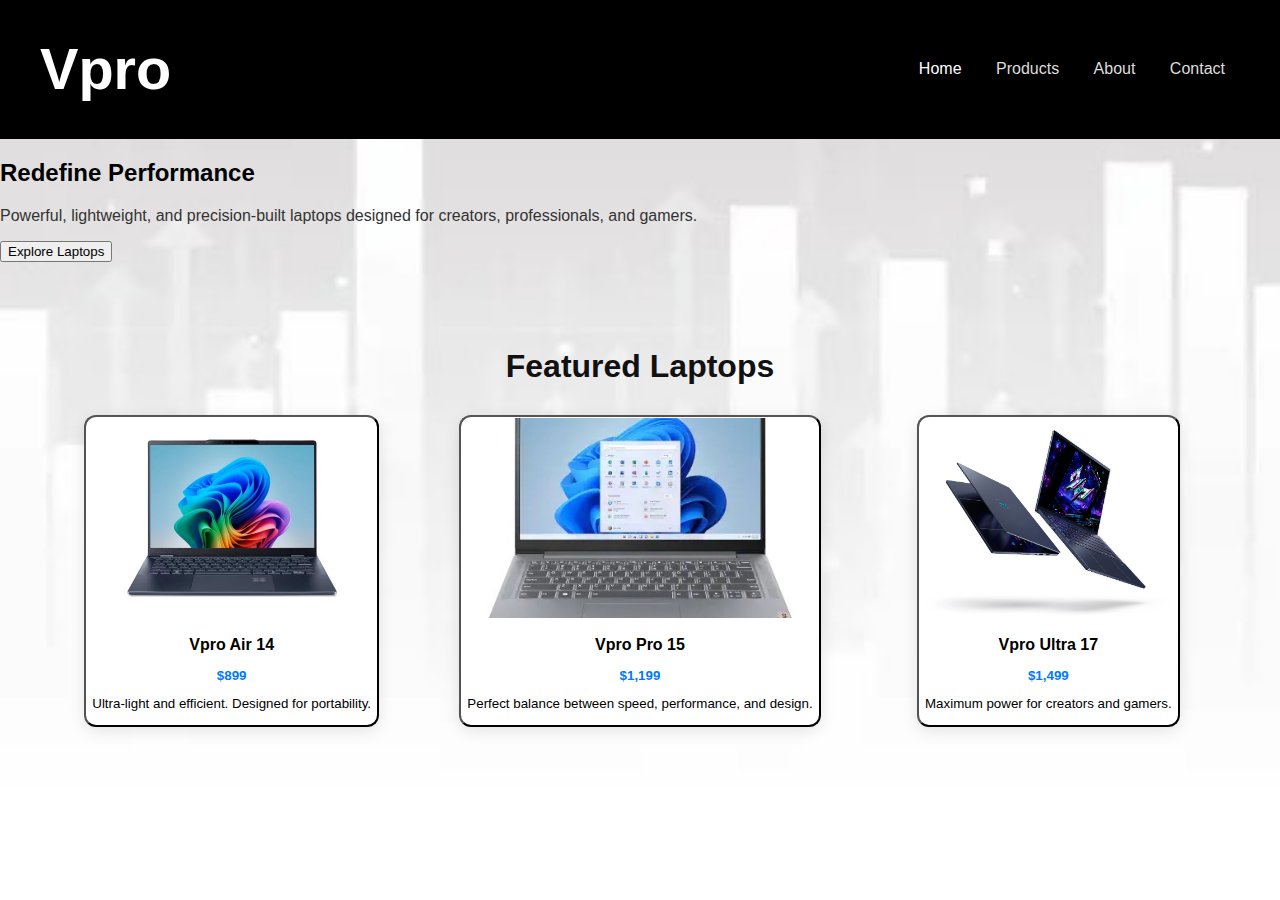
<file: index.html>
<!DOCTYPE html>
<head>
  <meta charset="UTF-8">
  <title>Vpro | Power. Design. Performance.</title>
  <link rel="stylesheet" href="style.css">
</head>
<body>

  <header>
    <h1><a href="index.html" class="logo">Vpro</a></h1>
    
    <nav>
      <a href="index.html" class="active">Home</a>
      <a href="products.html">Products</a>
      <a href="About.html">About</a>
      <a href="Contact.html">Contact</a>
    </nav>
  </header>

<section class="hero">
  <div id="hero-box">
    <h2>Redefine Performance</h2>
    <p>Powerful, lightweight, and precision-built laptops designed for creators, professionals, and gamers.</p>
    <button onclick="window.location.href='products.html'">Explore Laptops</button>
  </div>
</section>

  <section class="product-section">
    <h2>Featured Laptops</h2>
    <div class="product-list">
      <a href="vpro-air.html">
        <button class="product">
          <img src="Image/Product1.jpg" alt="Vpro Air 14">
          <h3>Vpro Air 14</h3>
          <p class="price-new">$899</p>
          <p>Ultra-light and efficient. Designed for portability.</p>
        </button>
      </a>

      <a href="vpro-pro.html">
        <button class="product">
          <img src="Image/Product 2.jpg" alt="Vpro Pro 15">
          <h3>Vpro Pro 15</h3>
          <p class="price-new">$1,199</p>
          <p>Perfect balance between speed, performance, and design.</p>
        </button>
      </a>

      <a href="vpro-ultra.html">
        <button class="product">
          <img src="Image/product 3.jpg" alt="Vpro Ultra 17">
          <h3>Vpro Ultra 17</h3>
          <p class="price-new">$1,499</p>
          <p>Maximum power for creators and gamers.</p>
        </button>
      </a>
    </div>
  </section>

</body>

</html>
</file>
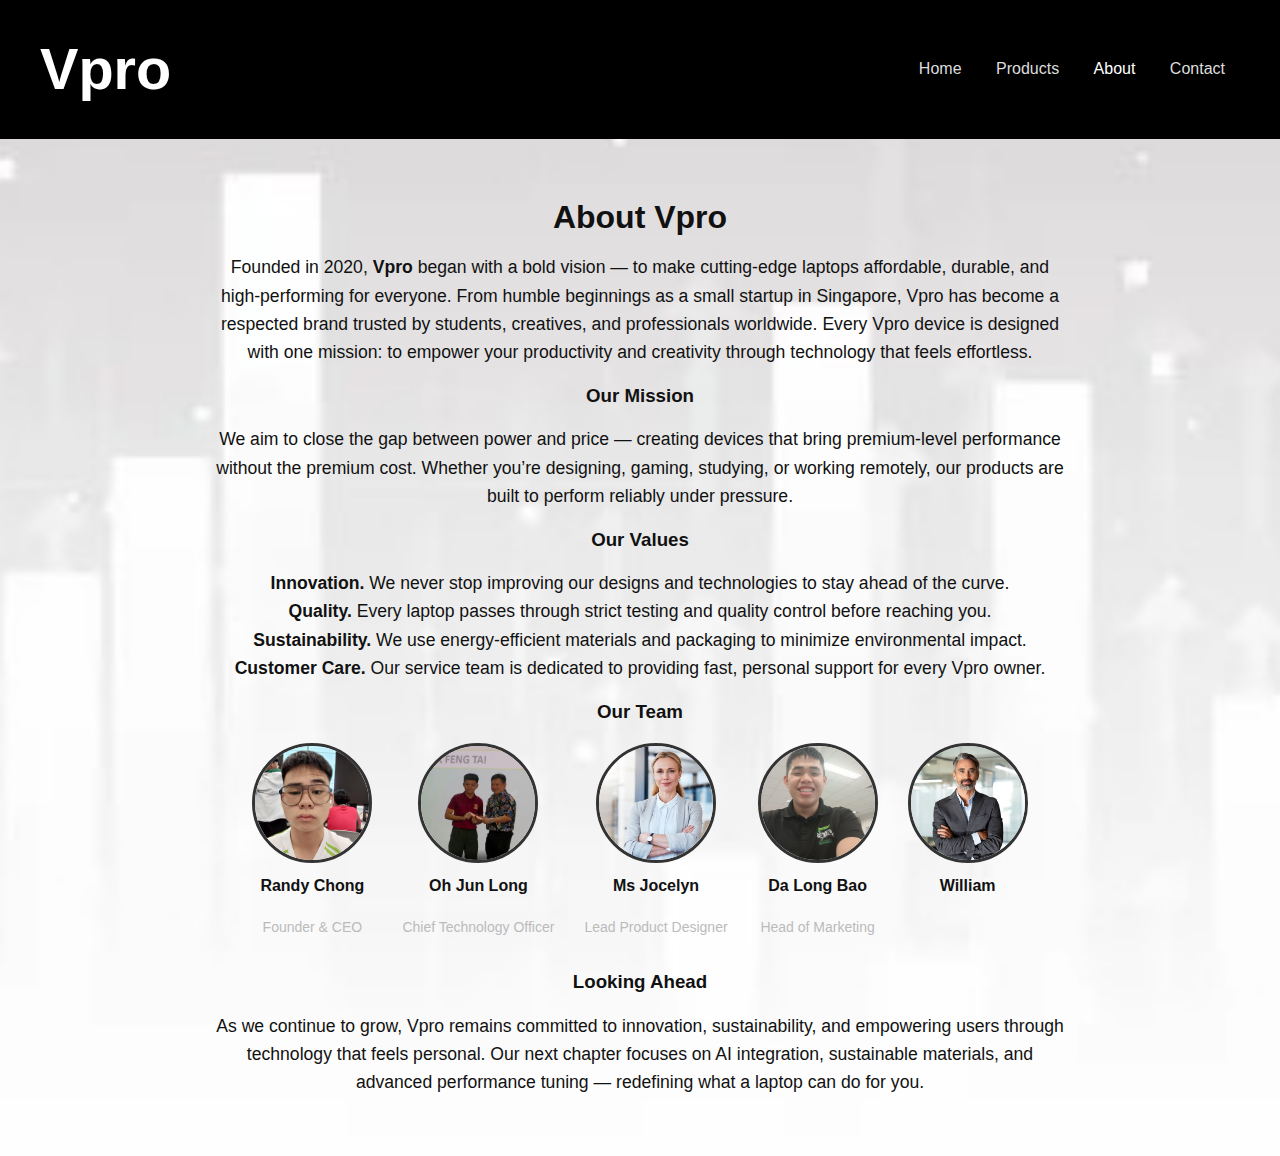
<file: About.html>
<!DOCTYPE html>
<html lang="en">
<head>
  <meta charset="UTF-8">
  <title>About Us - Vpro</title>
  <link rel="stylesheet" href="style.css">

  </style>
</head>
<body>
  <header>
    <h1><a href="index.html" class="logo">Vpro</a></h1>
    <nav>
      <a href="index.html">Home</a>
      <a href="products.html">Products</a>
      <a href="About.html" class="active">About</a>
      <a href="Contact.html">Contact</a>
    </nav>
  </header>

  <section class="about">
    <h2>About Vpro</h2>
    <p>
      Founded in 2020, <strong>Vpro</strong> began with a bold vision — to make cutting-edge laptops affordable, durable, and high-performing for everyone. 
      From humble beginnings as a small startup in Singapore, Vpro has become a respected brand trusted by students, creatives, and professionals worldwide. 
      Every Vpro device is designed with one mission: to empower your productivity and creativity through technology that feels effortless.
    </p>

    <h3>Our Mission</h3>
    <p>
      We aim to close the gap between power and price — creating devices that bring premium-level performance without the premium cost. 
      Whether you’re designing, gaming, studying, or working remotely, our products are built to perform reliably under pressure.
    </p>

    <h3>Our Values</h3>
    <p>
      <strong>Innovation.</strong> We never stop improving our designs and technologies to stay ahead of the curve.<br>
      <strong>Quality.</strong> Every laptop passes through strict testing and quality control before reaching you.<br>
      <strong>Sustainability.</strong> We use energy-efficient materials and packaging to minimize environmental impact.<br>
      <strong>Customer Care.</strong> Our service team is dedicated to providing fast, personal support for every Vpro owner.
    </p>

    <h3>Our Team</h3>
    <div class="team">
      <div class="member">
        <img src="Image/Media.jpg" alt="Randy Chong">
        <h4>Randy Chong</h4>
        <p>Founder & CEO</p>
      </div>
      <div class="member">
        <img src="Image/JunLonger.jpg" alt="Oh Jun Long">
        <h4>Oh Jun Long</h4>
        <p>Chief Technology Officer</p>
      </div>
      <div class="member">
        <img src="Image/Jocelyn.jpg" alt="Ms jocelyn">
        <h4>Ms Jocelyn</h4>
        <p>Lead Product Designer</p>
      </div>
      <div class="member">
        <img src="Image/xiaolongbao.jpg" alt="Da Long Bao">
        <h4>Da Long Bao</h4>
        <p>Head of Marketing</p>
      </div>
      <div class="member">
        <img src="Image/William.jpg" alt="Yan Rui">
        <h4>William</h4>
        <p></p>
      </div>
    </div>

    <h3>Looking Ahead</h3>
    <p>
      As we continue to grow, Vpro remains committed to innovation, sustainability, and empowering users through technology that feels personal.
      Our next chapter focuses on AI integration, sustainable materials, and advanced performance tuning — redefining what a laptop can do for you.
    </p>
  </section>
</body>
</html>
</file>
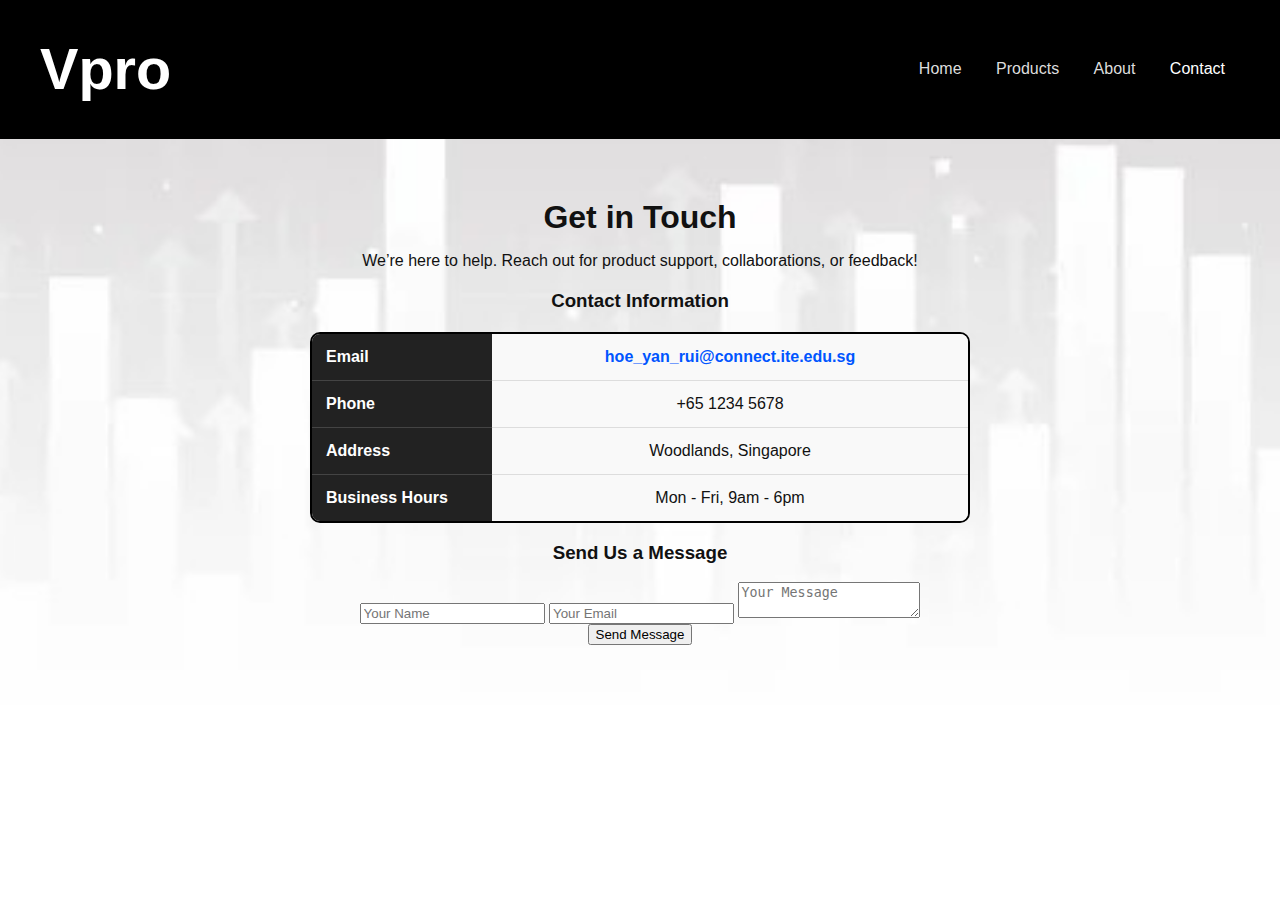
<file: Contact.html>
<!DOCTYPE html>
<html lang="en">
<head>
  <meta charset="UTF-8">
  <title>Contact Vpro</title>
  <link rel="stylesheet" href="style.css">
</head>
<body>
  <header>
    <h1><a href="index.html" class="logo">Vpro</a></h1>
    <nav>
      <a href="index.html">Home</a>
      <a href="products.html">Products</a>
      <a href="about.html">About</a>
      <a href="contact.html" class="active">Contact</a>
    </nav>
  </header>

  <section class="contact">
    <h2>Get in Touch</h2>
    <p>We’re here to help. Reach out for product support, collaborations, or feedback!</p>

    <div class="contact-container">
     
      <div class="contact-info">
  <h3>Contact Information</h3>

  <table class="contact-table">
    <tr>
      <th>Email</th>
      <td><a href="mailto:hoe_yan_rui@connect.ite.edu.sg">hoe_yan_rui@connect.ite.edu.sg</a></td>
    </tr>
    <tr>
      <th>Phone</th>
      <td>+65 1234 5678</td>
    </tr>
    <tr>
      <th>Address</th>
      <td>Woodlands, Singapore</td>
    </tr>
    <tr>
      <th>Business Hours</th>
      <td>Mon - Fri, 9am - 6pm</td>
    </tr>
  </table>
</div>


      
      <div class="contact-form">
        <h3>Send Us a Message</h3>
        <form action="#" method="post">
          <input type="text" name="name" placeholder="Your Name" required>
          <input type="email" name="email" placeholder="Your Email" required>
          <textarea name="message" placeholder="Your Message" required></textarea>
          <button type="submit">Send Message</button>
        </form>
      </div>
    </div>
  </section>
</body>
</html>
</file>
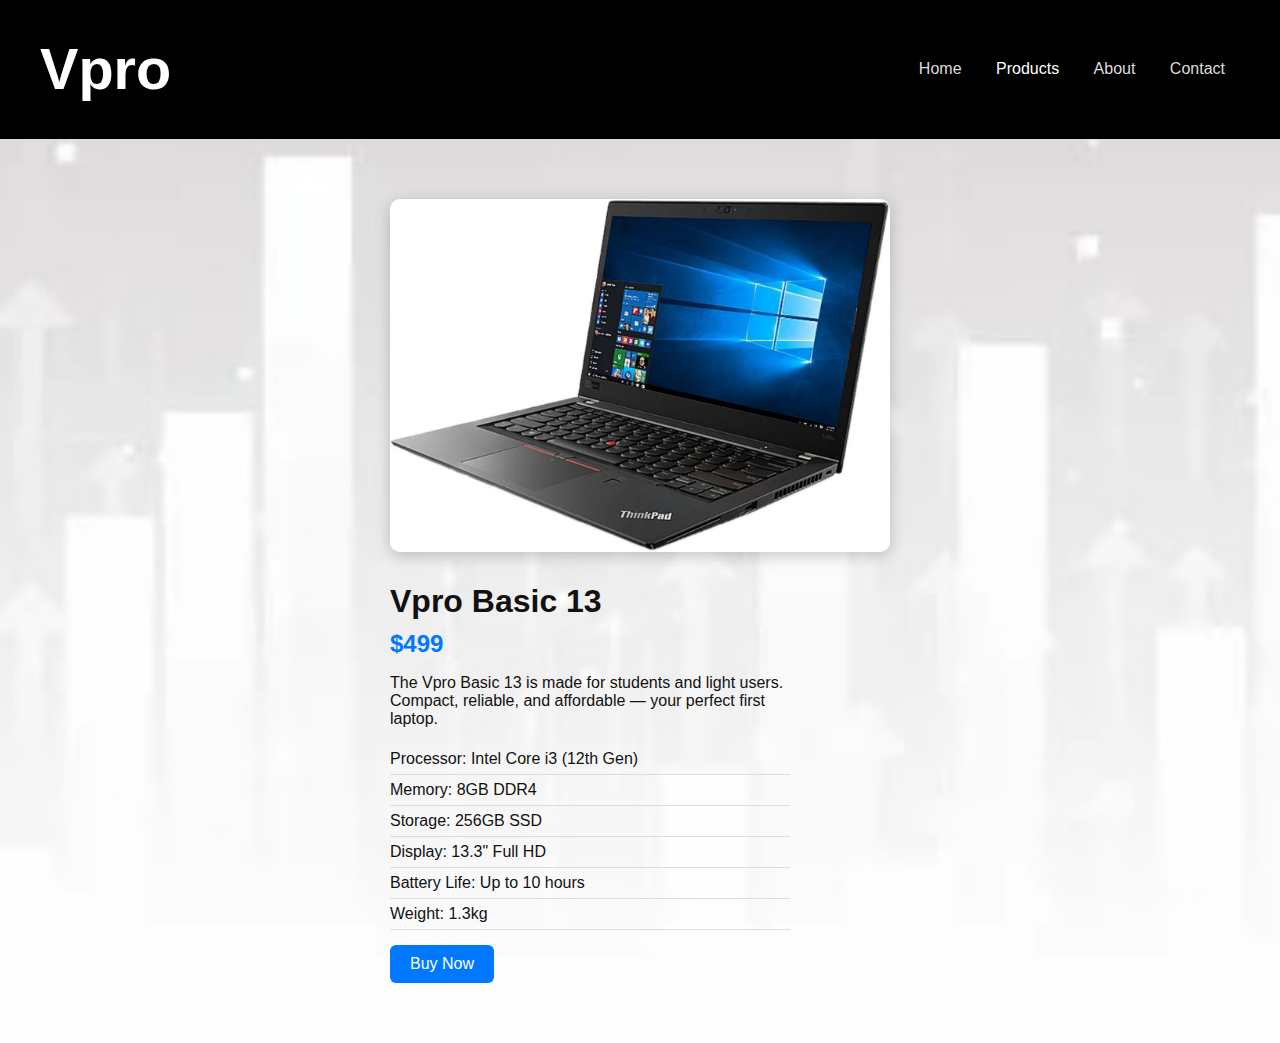
<file: vpro-basic.html>
<!DOCTYPE html>
<html lang="en">
<head>
  <meta charset="UTF-8">
  <title>Vpro Basic 13 | Vpro</title>
  <link rel="stylesheet" href="style.css">
</head>
<body>
  <header>
    <h1><a href="index.html" class="logo">Vpro</a></h1>
    <nav>
      <a href="index.html">Home</a>
      <a href="products.html" class="active">Products</a>
      <a href="about.html">About</a>
      <a href="contact.html">Contact</a>
    </nav>
  </header>

  <section class="product-details">
    <div class="product-container">
      <img src="Image/Product4.jpg" alt="Vpro Basic 13">
      <div class="info">
        <h2>Vpro Basic 13</h2>
        <p class="price-new">$499</p>
        <p>The Vpro Basic 13 is made for students and light users. Compact, reliable, and affordable — your perfect first laptop.</p>
        <ul class="specs">
          <li>Processor: Intel Core i3 (12th Gen)</li>
          <li>Memory: 8GB DDR4</li>
          <li>Storage: 256GB SSD</li>
          <li>Display: 13.3" Full HD</li>
          <li>Battery Life: Up to 10 hours</li>
          <li>Weight: 1.3kg</li>
        </ul>
        <a href="contact.html" class="btn-primary">Buy Now</a>
      </div>
    </div>
  </section>
</body>
</html>
</file>
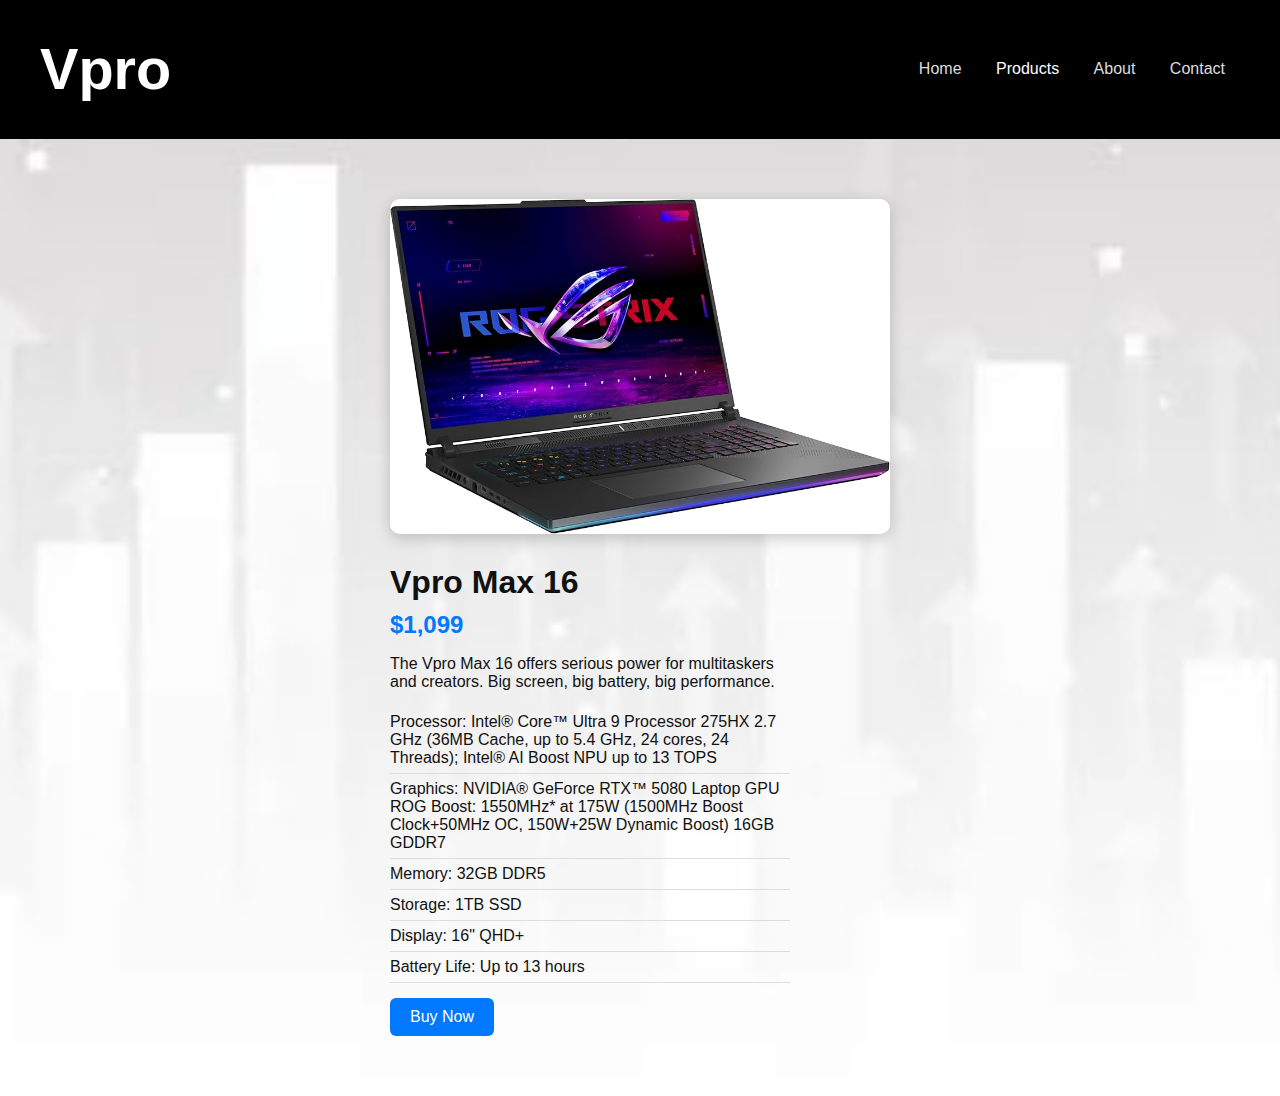
<file: vpro-max.html>
<!DOCTYPE html>
<html lang="en">
<head>
  <meta charset="UTF-8">
  <title>Vpro Max 16 | Vpro</title>
  <link rel="stylesheet" href="style.css">
</head>
<body>
  <header>
    <h1><a href="index.html" class="logo">Vpro</a></h1>
    <nav>
      <a href="index.html">Home</a>
      <a href="products.html" class="active">Products</a>
      <a href="about.html">About</a>
      <a href="contact.html">Contact</a>
    </nav>
  </header>

  <section class="product-details">
    <div class="product-container">
      <img src="Image/Product5.jpg" alt="Vpro Max 16">
      <div class="info">
        <h2>Vpro Max 16</h2>
        <p class="price-new">$1,099</p>
        <p>The Vpro Max 16 offers serious power for multitaskers and creators. Big screen, big battery, big performance.</p>
        <ul class="specs">
          <li>Processor: Intel® Core™ Ultra 9 Processor 275HX 2.7 GHz (36MB Cache, up to 5.4 GHz, 24 cores, 24 Threads); Intel® AI Boost NPU up to 13 TOPS</li>
          <li>Graphics: NVIDIA® GeForce RTX™ 5080 Laptop GPU
              ROG Boost: 1550MHz* at 175W (1500MHz Boost Clock+50MHz OC, 150W+25W Dynamic Boost)
              16GB GDDR7</li>
          <li>Memory: 32GB DDR5</li>
          <li>Storage: 1TB SSD</li>
          <li>Display: 16" QHD+</li>
          <li>Battery Life: Up to 13 hours</li>
        </ul>
        <a href="contact.html" class="btn-primary">Buy Now</a>
      </div>
    </div>
  </section>


</body>
</html>
</file>
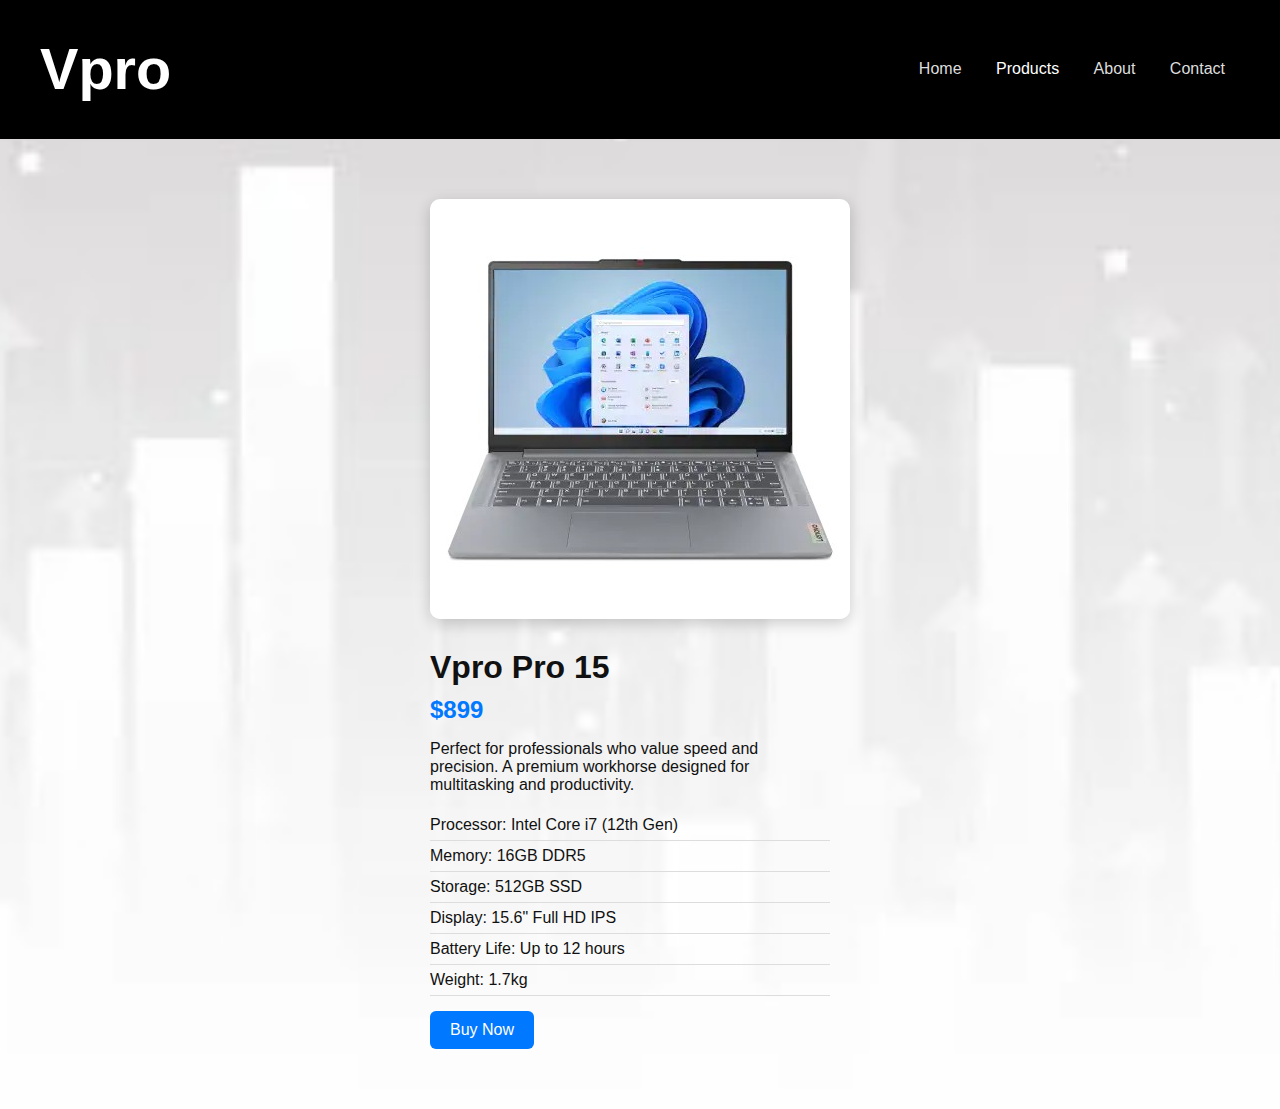
<file: vpro-pro.html>
<!DOCTYPE html>
<html lang="en">
<head>
  <meta charset="UTF-8">
  <title>Vpro Pro 15 | Vpro</title>
  <link rel="stylesheet" href="style.css">
</head>
<body>
  <header>
    <h1><a href="index.html" class="logo">Vpro</a></h1>
    <nav>
      <a href="index.html">Home</a>
      <a href="products.html" class="active">Products</a>
      <a href="about.html">About</a>
      <a href="contact.html">Contact</a>
    </nav>
  </header>

  <section class="product-details">
    <div class="product-container">
      <img src="Image/Product 2.jpg" alt="Vpro Pro 15">
      <div class="info">
        <h2>Vpro Pro 15</h2>
        <p class="price-new">$899</p>
        <p>Perfect for professionals who value speed and precision. A premium workhorse designed for multitasking and productivity.</p>
        <ul class="specs">
          <li>Processor: Intel Core i7 (12th Gen)</li>
          <li>Memory: 16GB DDR5</li>
          <li>Storage: 512GB SSD</li>
          <li>Display: 15.6" Full HD IPS</li>
          <li>Battery Life: Up to 12 hours</li>
          <li>Weight: 1.7kg</li>
        </ul>
        <a href="contact.html" class="btn-primary">Buy Now</a>
      </div>
    </div>
  </section>
</body>
</html>
</file>
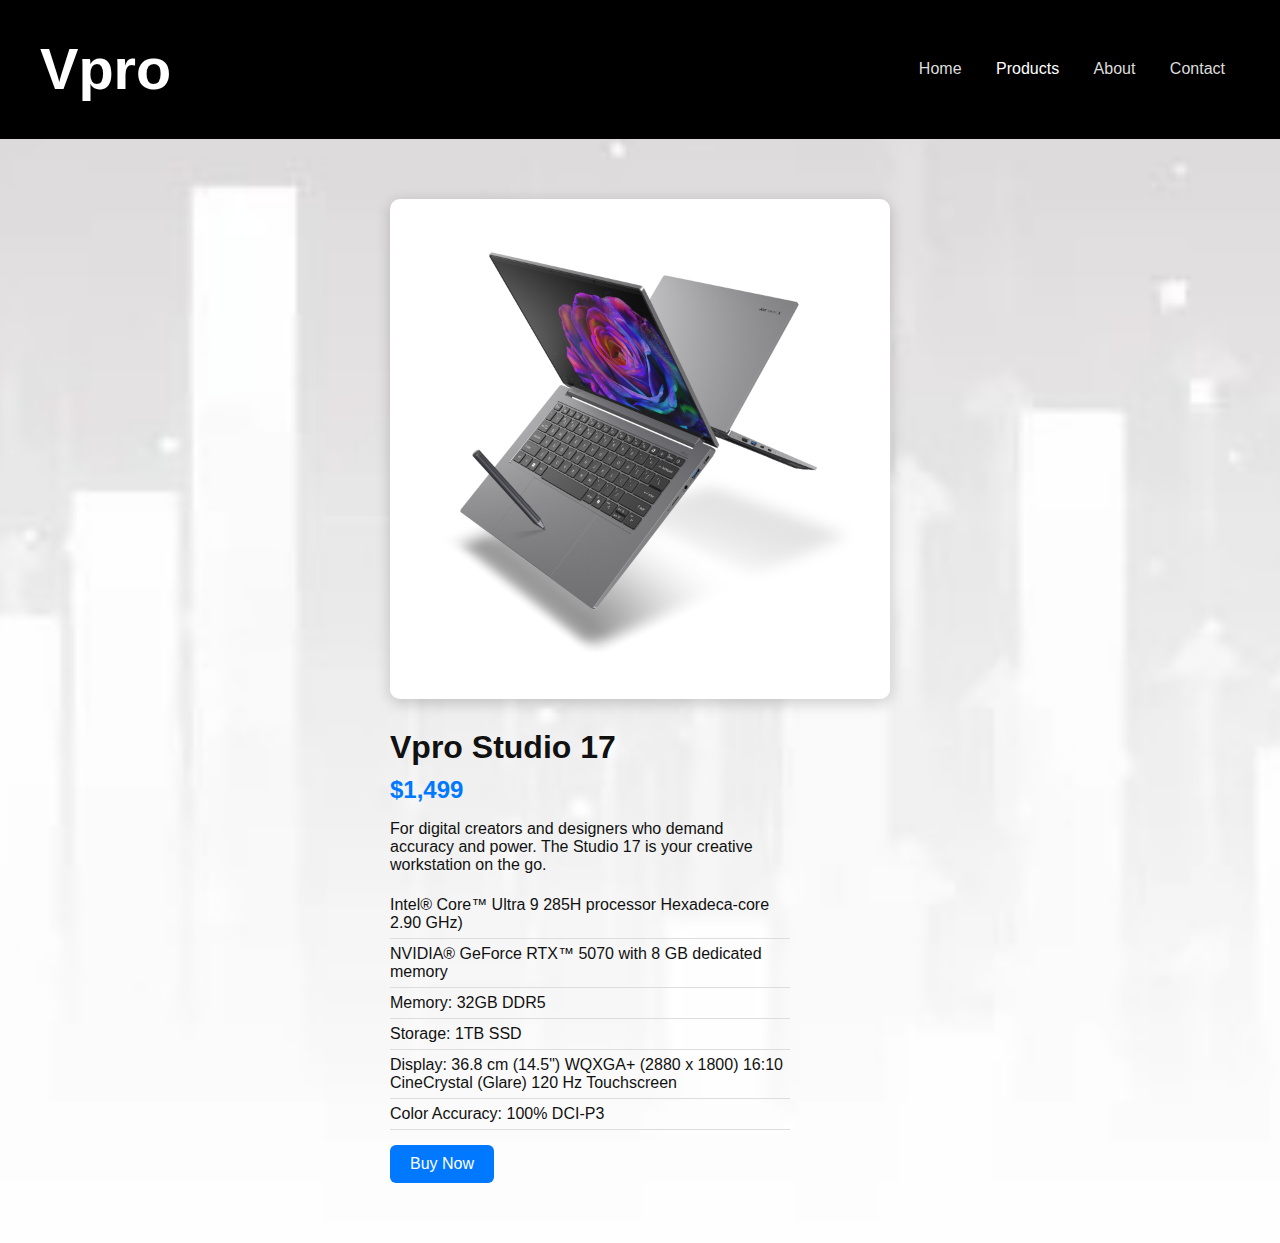
<file: vpro-studio.html>
<!DOCTYPE html>
<html lang="en">
<head>
  <meta charset="UTF-8">
  <title>Vpro Studio 17 | Vpro</title>
  <link rel="stylesheet" href="style.css">
</head>
<body>
  <header>
    <h1><a href="index.html" class="logo">Vpro</a></h1>
    <nav>
      <a href="index.html">Home</a>
      <a href="products.html" class="active">Products</a>
      <a href="about.html">About</a>
      <a href="contact.html">Contact</a>
    </nav>
  </header>

  <section class="product-details">
    <div class="product-container">
      <img src="Image/product6.jpg" alt="Vpro Studio 17">
      <div class="info">
        <h2>Vpro Studio 17</h2>
        <p class="price-new">$1,499</p>
        <p>For digital creators and designers who demand accuracy and power. The Studio 17 is your creative workstation on the go.</p>
        <ul class="specs">
          <li>Intel® Core™ Ultra 9 285H processor Hexadeca-core 2.90 GHz)</li>
          <li>NVIDIA® GeForce RTX™ 5070 with 8 GB dedicated memory</li>
          <li>Memory: 32GB DDR5</li>
          <li>Storage: 1TB SSD</li>
          <li>Display: 36.8 cm (14.5") WQXGA+ (2880 x 1800) 16:10 CineCrystal (Glare) 120 Hz Touchscreen</li>
          <li>Color Accuracy: 100% DCI-P3</li>
        </ul>
        <a href="contact.html" class="btn-primary">Buy Now</a>
      </div>
    </div>
  </section>
</body>
</html>
</file>
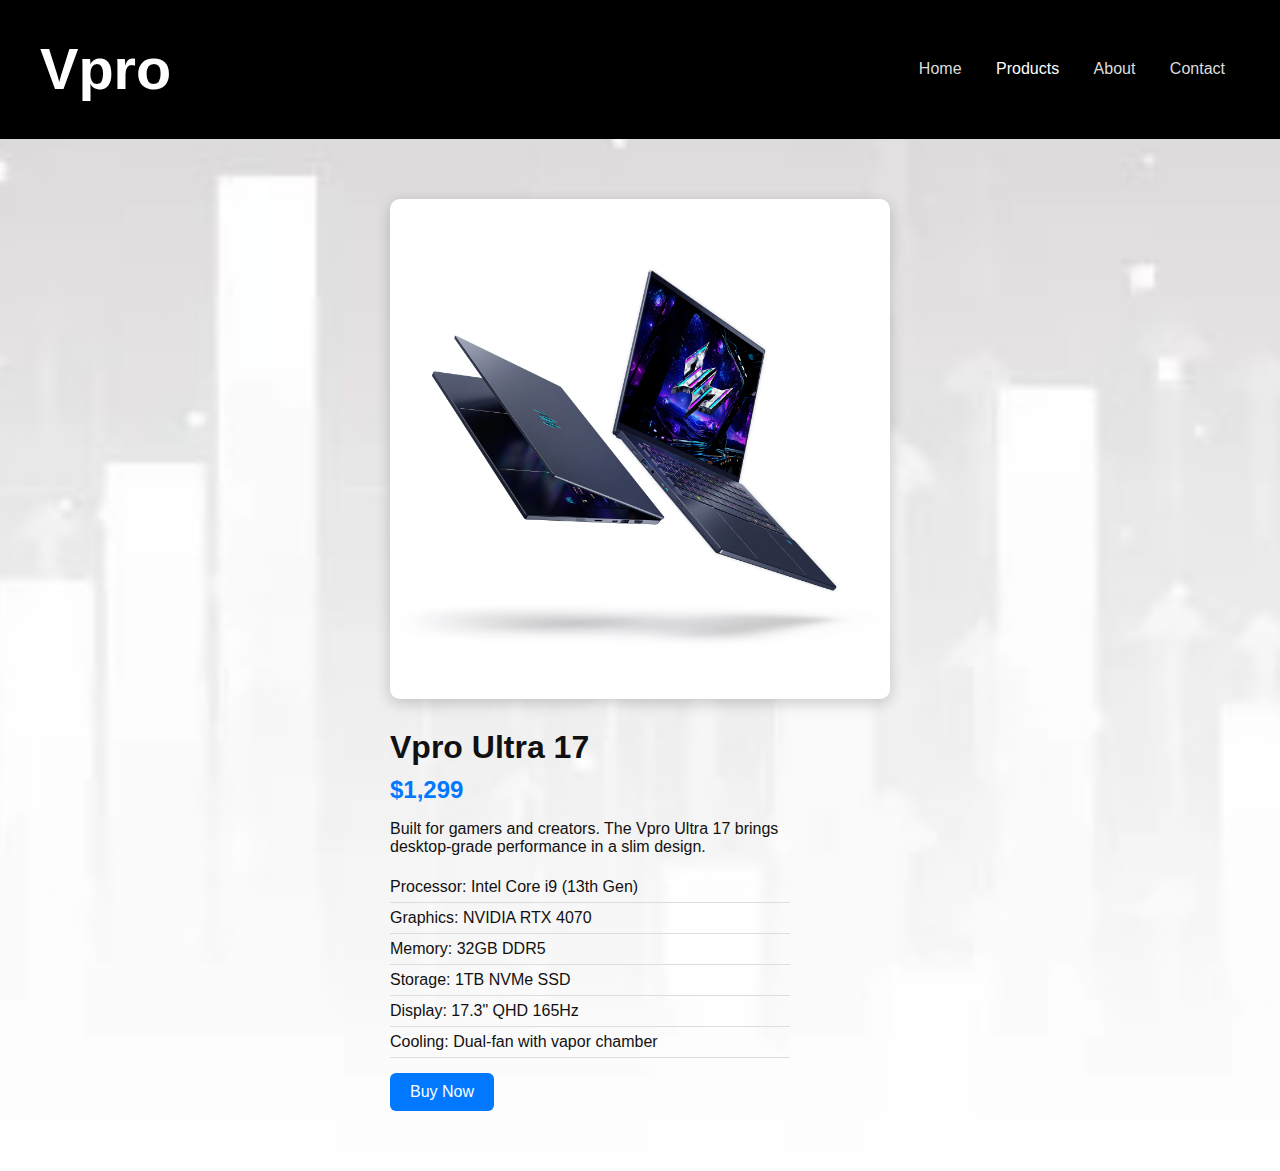
<file: vpro-ultra.html>
<!DOCTYPE html>
<html lang="en">
<head>
  <meta charset="UTF-8">
  <title>Vpro Ultra 17 | Vpro</title>
  <link rel="stylesheet" href="style.css">
</head>
<body>
  <header>
    <h1><a href="index.html" class="logo">Vpro</a></h1>
    <nav>
      <a href="index.html">Home</a>
      <a href="products.html" class="active">Products</a>
      <a href="about.html">About</a>
      <a href="contact.html">Contact</a>
    </nav>
  </header>

  <section class="product-details">
    <div class="product-container">
      <img src="Image/product 3.jpg" alt="Vpro Ultra 17">
      <div class="info">
        <h2>Vpro Ultra 17</h2>
        <p class="price-new">$1,299</p>
        <p>Built for gamers and creators. The Vpro Ultra 17 brings desktop-grade performance in a slim design.</p>
        <ul class="specs">
          <li>Processor: Intel Core i9 (13th Gen)</li>
          <li>Graphics: NVIDIA RTX 4070</li>
          <li>Memory: 32GB DDR5</li>
          <li>Storage: 1TB NVMe SSD</li>
          <li>Display: 17.3" QHD 165Hz</li>
          <li>Cooling: Dual-fan with vapor chamber</li>
        </ul>
        <a href="contact.html" class="btn-primary">Buy Now</a>
      </div>
    </div>
  </section>
</body>
</html>
</file>
<file: style.css>
* {
  box-sizing: border-box;
}

body {
  margin: 0;
  font-family: "Poppins", sans-serif;
  background: url("Image/Background.jpg") center/cover no-repeat;
  color: #111;
  transition: background 0.3s, color 0.3s;
}

a {
  text-decoration: none;
  color: inherit;
}

header {
  background: #000;
  color: #fff;
  display: flex;
  justify-content: space-between;
  align-items: center;
  padding: 15px 40px;
}

.logo {
  color: #fff;
  text-decoration: none;
  font-size: 1.8em;
  font-weight: bold;
}

nav a {
  color: #ddd;
  margin: 0 15px;
  text-decoration: none;
  font-weight: 500;
  transition: color 0.3s;
}

nav a:hover,
nav a.active {
  color: #fff;
}


.hero-box {
  background: rgba(255, 255, 255, 0.9);
  padding: 25px 35px;
  border-radius: 20px;
  text-align: center;
  max-width: 600px;
  margin: 0 auto;
  box-shadow: 0 0 20px rgba(0, 0, 0, 0.15);
}


.hero-box {
  background: rgba(255, 255, 255, 0.9);
  padding: 40px 60px;
  border-radius: 20px;
  text-align: center;
  box-shadow: 0 10px 40px rgba(0, 0, 0, 0.25);
}


.hero-box h2 {
  font-size: 42px;
  margin-bottom: 15px;
  color: black;
  font-weight: 700;
}

.hero-box p {
  font-size: 18px;
  margin-bottom: 25px;
  color: #333;
}


.hero-box button {
  padding: 12px 28px;
  font-size: 16px;
  border-radius: 50px;
  border: none;
  cursor: pointer;
  background: black;
  color: white;
  font-weight: bold;
  transition: 0.25s;
}

.hero-box button:hover {
  background: #333;
}


.product-section {
  text-align: center;
  padding: 60px 20px;
}

.product-section h2 {
  font-size: 2em;
  margin-bottom: 30px;
}

.product-list {
  display: grid;
  grid-template-columns: repeat(auto-fit, minmax(250px, 1fr));
  gap: 25px;
  max-width: 1200px;
  margin: 0 auto;
}

.product {
  background: #fff;
  border-radius: 12px;
  box-shadow: 0 4px 15px rgba(0, 0, 0, 0.1);
  transition: transform 0.3s ease;
  overflow: hidden;
}

.product:hover {
  transform: translateY(-5px);
}

.product img {
  width: 100%;
  height: 200px;
  object-fit: cover;
}

.product h3 {
  margin: 15px 0 5px;
  font-size: 1.2em;
}

.price-new {
  color: #0078ff;
  font-weight: bold;
}

.product-details {
  padding: 60px 20px;
  display: flex;
  justify-content: center;
  align-items: flex-start;
  flex-wrap: wrap;
  gap: 40px;
}

.product-container img {
  max-width: 500px;
  border-radius: 10px;
  box-shadow: 0 4px 15px rgba(0, 0, 0, 0.2);
}

.product-container .info {
  max-width: 400px;
}

.product-container h2 {
  font-size: 2em;
  margin-bottom: 10px;
}

.product-container .price-new {
  font-size: 1.5em;
  margin: 10px 0;
  color: #0078ff;
}

.specs {
  list-style: none;
  padding: 0;
  margin: 15px 0;
  text-align: left;
}

.specs li {
  padding: 6px 0;
  border-bottom: 1px solid #ddd;
}

.btn-primary {
  display: inline-block;
  background: #0078ff;
  color: #fff;
  padding: 10px 20px;
  border-radius: 6px;
  text-decoration: none;
  transition: background 0.3s;
}

.btn-primary:hover {
  background: #005fcc;
}

.about {
  max-width: 900px;
  margin: 60px auto;
  padding: 0 20px;
  text-align: center;
}

.about h2 {
  font-size: 2em;
  margin-bottom: 15px;
}

.about p {
  line-height: 1.6;
  font-size: 1.1em;
}

.contact {
  max-width: 700px;
  margin: 60px auto;
  padding: 0 20px;
  text-align: center;
}

.contact h2 {
  font-size: 2em;
  margin-bottom: 10px;
}

.contact p {
  margin-bottom: 20px;
}

.contact ul {
  list-style: none;
  padding: 0;
  margin: 0;
}

.contact li {
  font-size: 1.1em;
  margin: 8px 0;
}

.contact a {
  color: #0078ff;
  text-decoration: none;
}

.contact a:hover {
  text-decoration: underline;
}

footer {
  background-color: #000;
  color: #fff;
  text-align: center;
  padding: 25px 0;
  font-size: 0.9em;
  margin-top: 40px;
}

@media (prefers-color-scheme: dark) {
  body {
    background-color: #0e0e0e;
    color: #eaeaea;
  }

  header {
    background: #111;
  }

  nav a {
    color: #aaa;
  }

  nav a:hover,
  nav a.active {
    color: #fff;
  }

  .product {
    background: #1a1a1a;
    box-shadow: 0 4px 15px rgba(255, 255, 255, 0.05);
  }

  .product h3,
  .product p {
    color: #f1f1f1;
  }

  .about,
  .contact {
    color: #eaeaea;
  }

  footer {
    background-color: #111;
    color: #ccc;
  }

  .btn-primary {
    background: #0078ff;
  }

  .btn-primary:hover {
    background: #005fcc;
  }
}
@media (prefers-color-scheme: light) {
  .hero {
    color: #000;
    background: url('https://www.hp.com/content/dam/sites/worldwide/personal-computers/images/hero-bg.jpg') center/cover no-repeat;
  }

  .hero h2 {
    color: #000;
  }

  .hero p {
    color: #333;
  }
}

@media (prefers-color-scheme: dark) {
  .hero {
    color: #fff;
    background: #0e0e0e;
  }

  .hero h2,
  .hero p {
    color:black;
  }
}
.team {
  display: flex;
  flex-wrap: wrap;
  justify-content: center;
  gap: 30px;
  margin-top: 20px;
}

.member {
  text-align: center;
  max-width: 180px; 
}

.member img {
  width: 120px; 
  height: 120px;
  border-radius: 50%; 
  object-fit: cover;
  border: 3px solid #333;
  transition: transform 0.3s ease;
}

.member img:hover {
  transform: scale(1.05); 
}

.member h4 {
  margin-top: 10px;
  font-size: 16px;
  color: ;
}

.member p {
  font-size: 14px;
  color: #bbb;
}
.contact-table {
  width: 100%;
  border-collapse: collapse;
  margin-top: 15px;
  font-size: 16px;
}

.contact-table {
  width: 100%;
  border-collapse: separate;
  border-spacing: 0;
  margin-top: 20px;
  font-size: 16px;
  border: 2px solid #000;
  border-radius: 10px;
  overflow: hidden;
}

.contact-table th {
  text-align: left;
  width: 180px;
  padding: 14px;
  background: #222;        
  color: white;              
  font-weight: bold;
  border-bottom: 1px solid #444;
}

.contact-table td {
  padding: 14px;
  background: #f9f9f9;      
  border-bottom: 1px solid #ddd;
}

.contact-table tr:last-child th,
.contact-table tr:last-child td {
  border-bottom: none;
}

.contact-table tr:hover td {
  background: #ececec;
}

.contact-table a {
  color: #0055ff;
  font-weight: bold;
}

.contact-table a:hover {
  text-decoration: underline;
}
</file>
